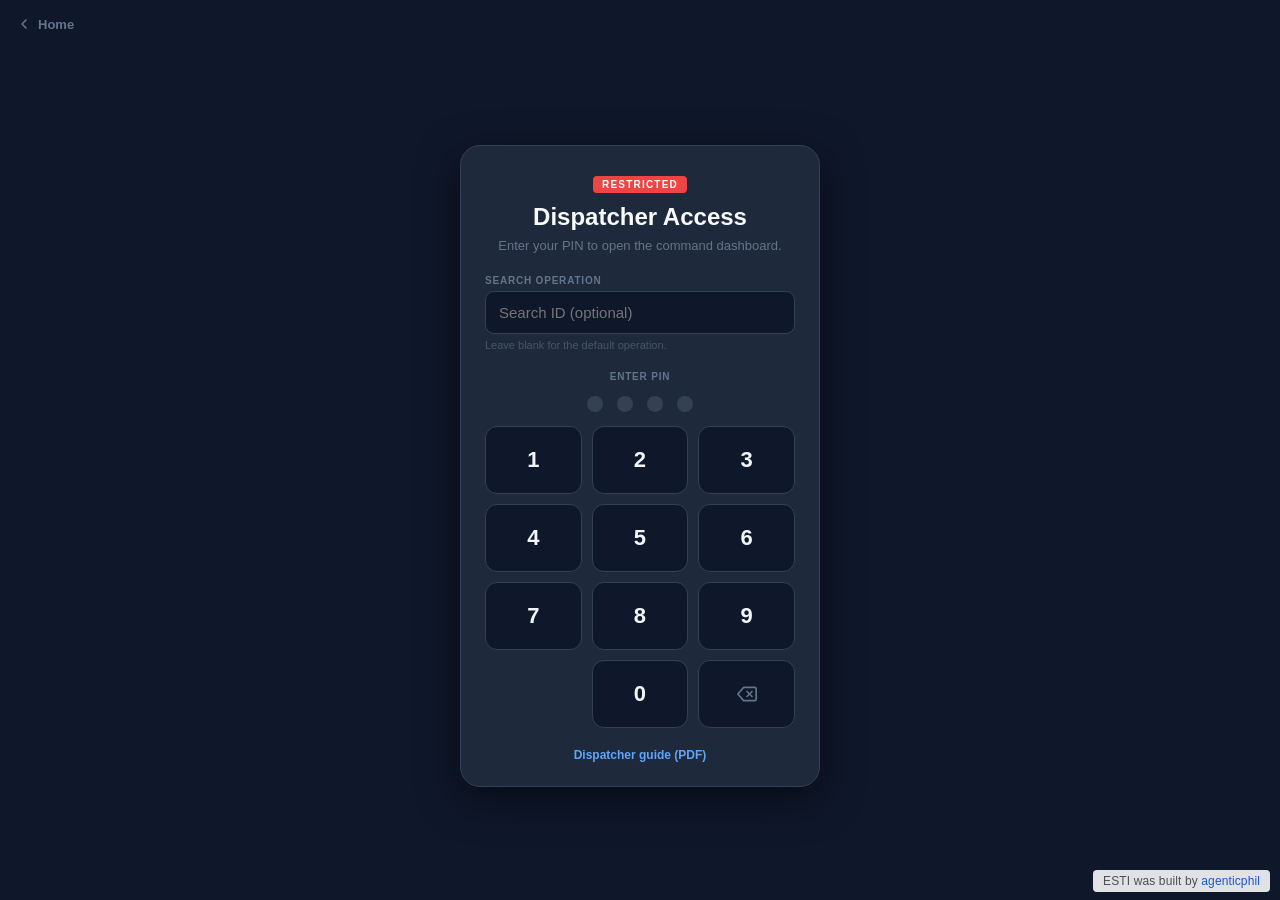
<file: dispatch.html>
<!DOCTYPE html>
<html lang="en">
<head>
  <meta charset="UTF-8" />
  <meta name="viewport" content="width=device-width, initial-scale=1.0" />
  <title>Esti — Dispatcher Access</title>
  <style>
    *, *::before, *::after { box-sizing: border-box; margin: 0; padding: 0; }
    html, body {
      height: 100%;
      font-family: -apple-system, BlinkMacSystemFont, "Segoe UI", sans-serif;
      background: #0f172a; color: #f1f5f9;
    }

    /* ── Back link ── */
    .back-link {
      position: fixed; top: 16px; left: 16px;
      display: flex; align-items: center; gap: 6px;
      font-size: 13px; font-weight: 700; color: #64748b;
      text-decoration: none; cursor: pointer;
      transition: color 0.15s;
    }
    .back-link:hover { color: #94a3b8; }
    .back-link svg { flex-shrink: 0; }

    /* ── Layout ── */
    .page {
      min-height: 100dvh;
      display: flex; flex-direction: column;
      justify-content: center; align-items: center;
      padding: 64px 16px 32px;
    }

    .card {
      width: 100%; max-width: 360px;
      background: #1e293b;
      border-radius: 20px;
      border: 1px solid #334155;
      box-shadow: 0 12px 40px rgba(0,0,0,0.5);
      padding: 28px 24px 24px;
      display: flex; flex-direction: column; gap: 20px;
    }

    /* ── Header ── */
    .card-header { text-align: center; }
    .card-badge {
      display: inline-block; background: #ef4444; color: #fff;
      font-size: 10px; font-weight: 800; text-transform: uppercase;
      letter-spacing: 0.12em; border-radius: 4px; padding: 3px 9px;
      margin-bottom: 10px;
    }
    .card-title { font-size: 24px; font-weight: 900; color: #f8fafc; }
    .card-sub { font-size: 13px; color: #64748b; margin-top: 6px; line-height: 1.45; }

    /* ── Search ID field ── */
    .field { display: flex; flex-direction: column; gap: 5px; }
    .label-text {
      font-size: 10px; font-weight: 700; text-transform: uppercase;
      letter-spacing: 0.08em; color: #64748b;
    }
    .hint { font-size: 11px; color: #475569; }
    input[type="text"] {
      width: 100%; border: 1.5px solid #334155; border-radius: 9px;
      padding: 12px 13px; font-size: 15px;
      color: #f1f5f9; background: #0f172a; outline: none;
      transition: border-color 0.15s;
    }
    input[type="text"]:focus { border-color: #3b82f6; box-shadow: 0 0 0 3px rgba(59,130,246,0.15); }

    /* ── PIN section ── */
    .pin-label {
      font-size: 10px; font-weight: 700; text-transform: uppercase;
      letter-spacing: 0.08em; color: #64748b;
      text-align: center;
    }

    .pin-dots {
      display: flex; justify-content: center; gap: 14px;
      padding: 4px 0;
    }
    .pin-dot {
      width: 16px; height: 16px; border-radius: 50%;
      background: #334155;
      transition: background 0.12s, box-shadow 0.12s;
    }
    .pin-dot.filled { background: #3b82f6; box-shadow: 0 0 0 3px rgba(59,130,246,0.2); }
    .pin-dot.error  { background: #ef4444; box-shadow: 0 0 0 3px rgba(239,68,68,0.2); }
    .pin-dot.success{ background: #16a34a; box-shadow: 0 0 0 3px rgba(22,163,74,0.2); }

    /* ── Numpad ── */
    .numpad {
      display: grid;
      grid-template-columns: repeat(3, 1fr);
      gap: 10px;
    }
    .np-btn {
      height: 68px;
      background: #0f172a;
      border: 1.5px solid #334155;
      border-radius: 12px;
      color: #f1f5f9;
      font-size: 22px;
      font-weight: 700;
      cursor: pointer;
      transition: background 0.1s, border-color 0.1s, transform 0.08s;
      display: flex; align-items: center; justify-content: center;
      -webkit-tap-highlight-color: transparent;
      user-select: none;
    }
    .np-btn:hover  { background: #1e293b; border-color: #3b82f6; }
    .np-btn:active { transform: scale(0.93); background: #253347; }
    .np-btn.del    { font-size: 18px; color: #64748b; }
    .np-btn.empty  { background: transparent; border-color: transparent; cursor: default; }
    .np-btn.empty:hover  { background: transparent; border-color: transparent; }
    .np-btn.empty:active { transform: none; }

    /* ── Shake animation ── */
    @keyframes shake {
      0%,100% { transform: translateX(0); }
      20%     { transform: translateX(-8px); }
      40%     { transform: translateX(8px); }
      60%     { transform: translateX(-6px); }
      80%     { transform: translateX(6px); }
    }
    .shake { animation: shake 0.35s ease; }

    /* ── Error ── */
    .error-msg {
      background: rgba(239,68,68,0.12); color: #fca5a5;
      border: 1px solid rgba(239,68,68,0.3);
      border-radius: 8px; padding: 10px 13px;
      font-size: 13px; font-weight: 600;
      text-align: center; display: none;
    }
    .error-msg.visible { display: block; }

    /* ── Guide link ── */
    .guide-link { text-align: center; font-size: 12px; color: #475569; }
    .guide-link a { color: #60a5fa; text-decoration: none; font-weight: 600; }
    .guide-link a:hover { text-decoration: underline; }
  </style>
</head>
<body>

<a href="/" class="back-link" id="backLink">
  <svg width="16" height="16" viewBox="0 0 24 24" fill="none" stroke="currentColor" stroke-width="2.5" stroke-linecap="round" stroke-linejoin="round" aria-hidden="true"><polyline points="15 18 9 12 15 6"/></svg>
  Home
</a>

<div class="page">
  <div class="card">
    <div class="card-header">
      <span class="card-badge">Restricted</span>
      <div class="card-title">Dispatcher Access</div>
      <div class="card-sub">Enter your PIN to open the command dashboard.</div>
    </div>

    <div class="field">
      <label class="label-text" for="searchId">Search Operation</label>
      <input id="searchId" type="text" autocomplete="off" placeholder="Search ID (optional)" spellcheck="false" />
      <span class="hint">Leave blank for the default operation.</span>
    </div>

    <div style="display:flex;flex-direction:column;gap:10px;">
      <div class="pin-label">Enter PIN</div>
      <div class="pin-dots" id="pinDots" aria-label="PIN entry progress">
        <span class="pin-dot" data-i="0"></span>
        <span class="pin-dot" data-i="1"></span>
        <span class="pin-dot" data-i="2"></span>
        <span class="pin-dot" data-i="3"></span>
      </div>

      <div class="numpad" id="numpad" role="group" aria-label="PIN numpad">
        <button class="np-btn" data-digit="1" type="button">1</button>
        <button class="np-btn" data-digit="2" type="button">2</button>
        <button class="np-btn" data-digit="3" type="button">3</button>
        <button class="np-btn" data-digit="4" type="button">4</button>
        <button class="np-btn" data-digit="5" type="button">5</button>
        <button class="np-btn" data-digit="6" type="button">6</button>
        <button class="np-btn" data-digit="7" type="button">7</button>
        <button class="np-btn" data-digit="8" type="button">8</button>
        <button class="np-btn" data-digit="9" type="button">9</button>
        <button class="np-btn empty" type="button" tabindex="-1" aria-hidden="true"></button>
        <button class="np-btn" data-digit="0" type="button">0</button>
        <button class="np-btn del" id="delBtn" type="button" aria-label="Delete last digit">
          <svg width="20" height="20" viewBox="0 0 24 24" fill="none" stroke="currentColor" stroke-width="2" stroke-linecap="round" stroke-linejoin="round" aria-hidden="true"><path d="M21 4H8l-7 8 7 8h13a2 2 0 0 0 2-2V6a2 2 0 0 0-2-2z"/><line x1="18" y1="9" x2="12" y2="15"/><line x1="12" y1="9" x2="18" y2="15"/></svg>
        </button>
      </div>
    </div>

    <div id="errorMsg" class="error-msg" role="alert"></div>

    <div class="guide-link">
      <a href="/docs/dispatch-guide.pdf" target="_blank">Dispatcher guide (PDF)</a>
    </div>
  </div>
</div>

<script>
(function () {
  const params   = new URLSearchParams(window.location.search);
  const sParam   = params.get("s") || "";
  if (sParam) document.getElementById("searchId").value = sParam;

  // Preserve ?s= in back link
  const backLink = document.getElementById("backLink");
  if (sParam) backLink.href = `/?s=${encodeURIComponent(sParam)}`;

  let pin    = "";
  let busy   = false;
  const PIN_LENGTH = 4;

  const dots   = document.querySelectorAll(".pin-dot");
  const errorEl = document.getElementById("errorMsg");

  function updateDots(state) {
    dots.forEach((d, i) => {
      d.className = "pin-dot";
      if (state === "error")   { d.classList.add("error"); return; }
      if (state === "success") { d.classList.add("success"); return; }
      if (i < pin.length)      d.classList.add("filled");
    });
  }

  function showError(msg) {
    errorEl.textContent = msg;
    errorEl.className = "error-msg visible";
    updateDots("error");
    const dotsEl = document.getElementById("pinDots");
    dotsEl.classList.remove("shake");
    void dotsEl.offsetWidth; // reflow
    dotsEl.classList.add("shake");
    setTimeout(() => {
      pin = "";
      updateDots();
      busy = false;
    }, 600);
  }

  async function submitPin() {
    if (busy) return;
    busy = true;
    errorEl.className = "error-msg";

    const searchId = document.getElementById("searchId").value.trim();

    try {
      const res = await fetch("/api/dispatcher-auth", {
        method: "POST",
        headers: { "Content-Type": "application/json" },
        body: JSON.stringify({ pin }),
        signal: AbortSignal.timeout(8000),
      });
      const data = await res.json();

      if (!res.ok || !data.ok) {
        showError("Incorrect PIN. Try again.");
        return;
      }

      // Correct — store session flags and redirect
      if (data.positionsKey) {
        localStorage.setItem("esti-search-grid-positions-key", data.positionsKey);
      }
      localStorage.setItem("esti-dispatcher-autologin", "1");
      localStorage.setItem("esti-dispatcher-pin-entry", pin);

      updateDots("success");
      const qs = searchId ? `?s=${encodeURIComponent(searchId)}` : "";
      setTimeout(() => { window.location.href = `/dispatch${qs}`; }, 400);

    } catch (err) {
      const isTimeout = err.name === "TimeoutError" || err.name === "AbortError";
      showError(isTimeout
        ? "Cannot reach server. Check your connection."
        : "Verification failed. Check your connection.");
    }
  }

  function pressDigit(d) {
    if (busy || pin.length >= PIN_LENGTH) return;
    pin += d;
    updateDots();
    if (pin.length === PIN_LENGTH) submitPin();
  }

  function pressDelete() {
    if (busy) return;
    pin = pin.slice(0, -1);
    updateDots();
  }

  // Numpad clicks
  document.getElementById("numpad").addEventListener("click", (e) => {
    const btn = e.target.closest("[data-digit]");
    if (btn) pressDigit(btn.dataset.digit);
  });
  document.getElementById("delBtn").addEventListener("click", pressDelete);

  // Physical keyboard support
  document.addEventListener("keydown", (e) => {
    if (e.key >= "0" && e.key <= "9") { pressDigit(e.key); return; }
    if (e.key === "Backspace" || e.key === "Delete") pressDelete();
  });
})();
</script>
<span style="position:fixed;bottom:8px;right:10px;font-size:12px;font-family:-apple-system,BlinkMacSystemFont,'Segoe UI',sans-serif;color:rgba(0,0,0,0.65);z-index:9999;background:rgba(255,255,255,0.88);padding:4px 10px;border-radius:4px;backdrop-filter:blur(4px);letter-spacing:0.01em;">ESTI was built by <a href="https://pkdma.com" target="_blank" rel="noopener" style="color:#1558d6;text-decoration:none;" onmouseover="this.style.textDecoration='underline'" onmouseout="this.style.textDecoration='none'">agenticphil</a></span>
</body>
</html>
</file>
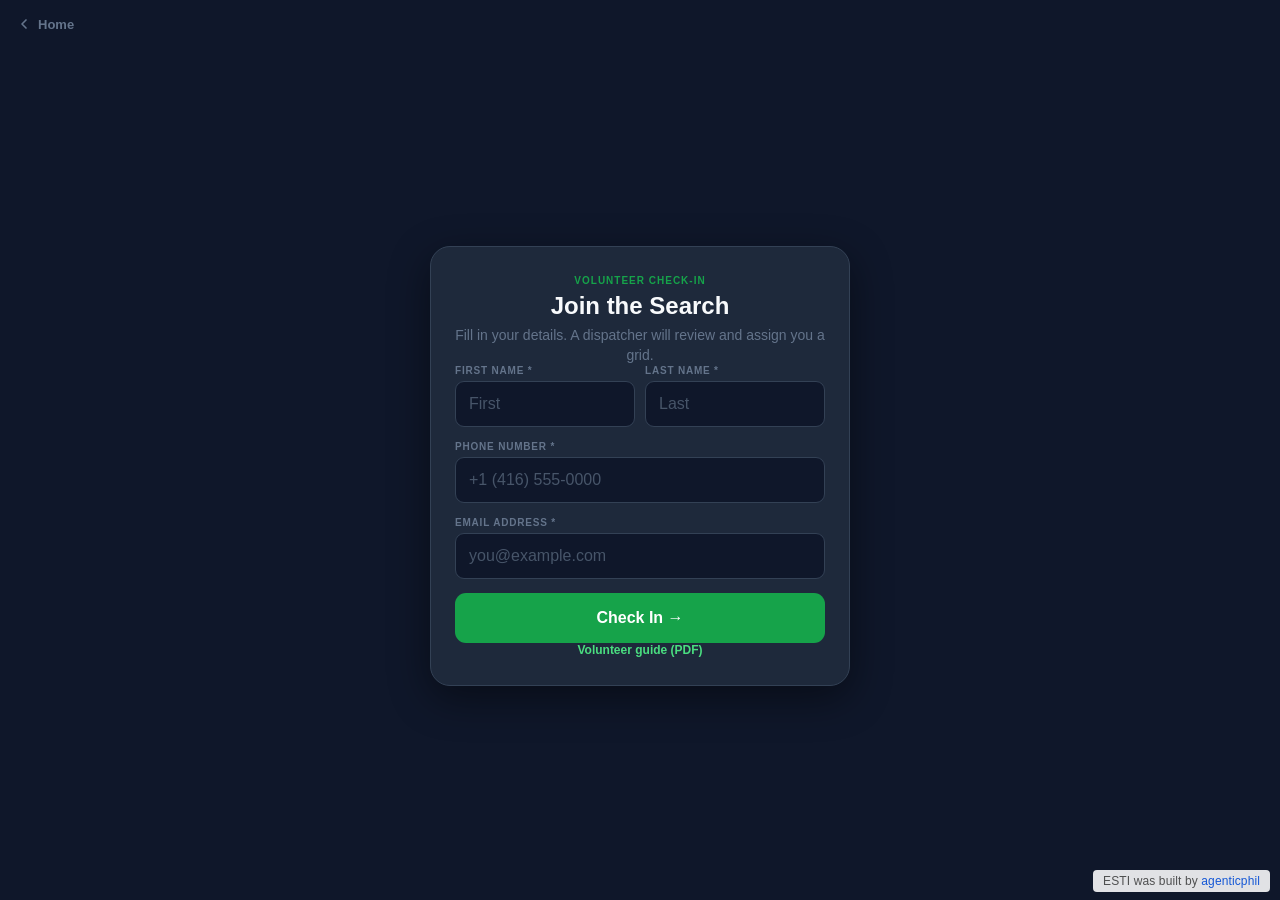
<file: intake.html>
<!DOCTYPE html>
<html lang="en">
<head>
  <meta charset="UTF-8" />
  <meta name="viewport" content="width=device-width, initial-scale=1.0, maximum-scale=1.0, user-scalable=no" />
  <title>Esti — Volunteer Check-In</title>
  <style>
    *, *::before, *::after { box-sizing: border-box; margin: 0; padding: 0; }
    html, body {
      height: 100%;
      font-family: -apple-system, BlinkMacSystemFont, "Segoe UI", sans-serif;
      background: #0f172a; color: #f1f5f9;
    }

    /* ── Back link ── */
    .back-link {
      position: fixed; top: 16px; left: 16px;
      display: flex; align-items: center; gap: 6px;
      font-size: 13px; font-weight: 700; color: #64748b;
      text-decoration: none; transition: color 0.15s;
    }
    .back-link:hover { color: #94a3b8; }

    /* ── Layout ── */
    .page {
      min-height: 100dvh;
      display: flex; flex-direction: column;
      justify-content: center; align-items: center;
      padding: 64px 20px 32px;
    }

    .card {
      width: 100%; max-width: 420px;
      background: #1e293b;
      border-radius: 20px;
      border: 1px solid #334155;
      box-shadow: 0 12px 40px rgba(0,0,0,0.45);
      padding: 28px 24px;
      display: flex; flex-direction: column; gap: 20px;
    }

    /* ── Header ── */
    .card-header { text-align: center; }
    .card-eyebrow {
      font-size: 10px; font-weight: 700; text-transform: uppercase;
      letter-spacing: 0.1em; color: #16a34a; margin-bottom: 6px;
    }
    .card-title { font-size: 24px; font-weight: 900; color: #f8fafc; }
    .card-sub { font-size: 14px; color: #64748b; margin-top: 5px; line-height: 1.45; }

    /* ── Form ── */
    .form-grid { display: flex; flex-direction: column; gap: 14px; }
    .field-row { display: grid; grid-template-columns: 1fr 1fr; gap: 10px; }
    label { display: flex; flex-direction: column; gap: 5px; }
    .label-text {
      font-size: 10px; font-weight: 700; text-transform: uppercase;
      letter-spacing: 0.08em; color: #64748b;
    }
    input {
      width: 100%; border: 1.5px solid #334155; border-radius: 9px;
      padding: 13px 13px; font-size: 16px; color: #f1f5f9;
      background: #0f172a; outline: none;
      transition: border-color 0.15s;
      -webkit-appearance: none;
    }
    input::placeholder { color: #475569; }
    input:focus { border-color: #16a34a; box-shadow: 0 0 0 3px rgba(22,163,74,0.15); }

    .submit-btn {
      width: 100%; padding: 16px; background: #16a34a; color: #fff;
      border: none; border-radius: 11px; font-size: 16px; font-weight: 700;
      cursor: pointer; transition: background 0.15s;
      -webkit-tap-highlight-color: transparent;
    }
    .submit-btn:hover { background: #15803d; }
    .submit-btn:disabled { background: #0f4c2a; color: #4ade80; cursor: not-allowed; }

    /* ── Error ── */
    .error-msg {
      background: rgba(239,68,68,0.12); color: #fca5a5;
      border: 1px solid rgba(239,68,68,0.3);
      border-radius: 8px; padding: 10px 13px;
      font-size: 13px; font-weight: 600; display: none;
    }
    .error-msg.visible { display: block; }

    /* ── Confirm / Awaiting assignment state ── */
    .confirm-state { display: none; text-align: center; }
    .confirm-state.visible { display: flex; flex-direction: column; gap: 16px; }

    .confirm-icon { display: flex; justify-content: center; }

    .confirm-title { font-size: 22px; font-weight: 800; color: #f8fafc; }
    .confirm-sub   { font-size: 14px; color: #64748b; line-height: 1.5; }

    .waiting-block {
      display: flex; flex-direction: column; gap: 8px;
      background: #0f172a; border: 1px solid #334155;
      border-radius: 12px; padding: 16px;
    }
    .waiting-label {
      font-size: 11px; font-weight: 700; text-transform: uppercase;
      letter-spacing: 0.08em; color: #64748b;
    }
    .waiting-status {
      font-size: 14px; color: #94a3b8;
      display: flex; align-items: center; gap: 8px;
    }
    .spinner {
      width: 14px; height: 14px; border-radius: 50%;
      border: 2px solid #334155; border-top-color: #16a34a;
      animation: spin 0.8s linear infinite; flex-shrink: 0;
    }
    @keyframes spin { to { transform: rotate(360deg); } }

    .assigned-cell-badge {
      display: inline-block;
      background: #16a34a; color: #fff;
      font-size: 18px; font-weight: 900;
      border-radius: 10px; padding: 8px 20px;
      letter-spacing: 0.06em;
    }

    .open-map-btn {
      display: block; width: 100%; padding: 16px;
      background: #16a34a; color: #fff;
      border: none; border-radius: 11px;
      font-size: 16px; font-weight: 700;
      text-decoration: none; text-align: center;
      transition: background 0.15s;
      -webkit-tap-highlight-color: transparent;
    }
    .open-map-btn:hover { background: #15803d; }

    /* ── Guide ── */
    .guide-link { text-align: center; font-size: 12px; color: #475569; }
    .guide-link a { color: #4ade80; text-decoration: none; font-weight: 600; }
    .guide-link a:hover { text-decoration: underline; }

    /* ── Per-field validation ── */
    .field-error {
      font-size: 11px; font-weight: 600; color: #fca5a5;
      margin-top: 4px; display: none;
    }
    .field-error.visible { display: block; }
    input.invalid { border-color: #ef4444 !important; }
    input.valid { border-color: #16a34a !important; }
  </style>
</head>
<body>

<a href="/" class="back-link" id="backLink">
  <svg width="16" height="16" viewBox="0 0 24 24" fill="none" stroke="currentColor" stroke-width="2.5" stroke-linecap="round" stroke-linejoin="round" aria-hidden="true"><polyline points="15 18 9 12 15 6"/></svg>
  Home
</a>

<div class="page">
  <div class="card" id="card">

    <!-- Form state -->
    <div id="formState">
      <div class="card-header">
        <div class="card-eyebrow">Volunteer Check-In</div>
        <div class="card-title">Join the Search</div>
        <div class="card-sub">Fill in your details. A dispatcher will review and assign you a grid.</div>
      </div>

      <form id="intakeForm" class="form-grid" novalidate>
        <div class="field-row">
          <label>
            <span class="label-text">First name *</span>
            <input id="firstName" type="text" autocomplete="given-name" placeholder="First" required />
            <span class="field-error" id="firstNameError"></span>
          </label>
          <label>
            <span class="label-text">Last name *</span>
            <input id="lastName" type="text" autocomplete="family-name" placeholder="Last" required />
            <span class="field-error" id="lastNameError"></span>
          </label>
        </div>
        <label>
          <span class="label-text">Phone number *</span>
          <input id="phone" type="tel" autocomplete="tel" inputmode="tel" placeholder="+1 (416) 555-0000" required />
          <span class="field-error" id="phoneError"></span>
        </label>
        <label>
          <span class="label-text">Email address *</span>
          <input id="email" type="email" autocomplete="email" inputmode="email" placeholder="you@example.com" required />
          <span class="field-error" id="emailError"></span>
        </label>
        <div id="errorMsg" class="error-msg" role="alert"></div>
        <button type="submit" class="submit-btn" id="submitBtn">Check In &rarr;</button>
      </form>

      <div class="guide-link">
        <a href="/docs/volunteer-guide.pdf" target="_blank">Volunteer guide (PDF)</a>
      </div>
    </div>

    <!-- Awaiting assignment state -->
    <div id="confirmState" class="confirm-state">
      <div class="confirm-icon">
        <svg width="52" height="52" viewBox="0 0 24 24" fill="none" stroke="#16a34a" stroke-width="2.5" stroke-linecap="round" stroke-linejoin="round" aria-hidden="true">
          <circle cx="12" cy="12" r="10"/>
          <polyline points="8 12 11 15 16 9"/>
        </svg>
      </div>
      <div class="confirm-title" id="confirmTitle">You're in!</div>
      <div class="confirm-sub">Your details have been sent to the dispatcher. Stand by for your grid assignment.</div>

      <div class="waiting-block" id="waitingBlock">
        <div class="waiting-label">Assignment</div>
        <div class="waiting-status" id="waitingStatus">
          <span class="spinner"></span>
          <span>Waiting for dispatcher… You'll be sent to your map automatically when assigned.</span>
        </div>
      </div>

      <div id="assignedBlock" style="display:none;flex-direction:column;gap:12px;">
        <div class="confirm-sub" style="font-weight:700;color:#f1f5f9;">You've been assigned — opening your map…</div>
        <div><span class="assigned-cell-badge" id="assignedCellBadge">—</span></div>
        <a id="openMapBtn" href="#" class="open-map-btn">Open My Map &rarr;</a>
      </div>

      <div class="guide-link">
        <a href="/docs/volunteer-guide.pdf" target="_blank">Volunteer guide (PDF)</a>
      </div>
    </div>

  </div>
</div>

<script>
(function () {
  const BASE     = window.location.origin;
  const params   = new URLSearchParams(window.location.search);
  const searchId = params.get("s") || "default";

  // Propagate ?s= in back link
  const backLink = document.getElementById("backLink");
  if (params.get("s")) backLink.href = `/?s=${encodeURIComponent(params.get("s"))}`;

  // ── Check if returning volunteer already has a token ──
  const storedToken = localStorage.getItem("esti-volunteer-token");
  const storedId    = localStorage.getItem("esti-volunteer-id");
  if (storedToken && storedId) {
    document.getElementById("formState").style.display = "none";
    document.getElementById("confirmState").classList.add("visible");
    const storedName = localStorage.getItem("esti-volunteer-name") || "you";
    document.getElementById("confirmTitle").textContent = `Welcome back, ${storedName.split(" ")[0]}!`;
    startPolling(storedToken, storedId);
  }

  // ── Validation helpers ──
  function validateName(value, errorId) {
    const el = document.getElementById(errorId);
    const inp = errorId === "firstNameError"
      ? document.getElementById("firstName")
      : document.getElementById("lastName");
    const v = value.trim();
    let msg = "";
    if (!v) {
      msg = "This field is required.";
    } else if (v.length < 2) {
      msg = "Must be at least 2 characters.";
    } else if (!/[a-zA-Z]{2,}/.test(v)) {
      msg = "Must contain at least 2 letters.";
    } else if (/[^a-zA-Z\s'\-]/.test(v)) {
      msg = "Only letters, spaces, hyphens, and apostrophes allowed.";
    } else if (/^(.)\1{2,}$/.test(v.replace(/\s/g, ""))) {
      msg = "Please enter a real name.";
    }
    el.textContent = msg;
    el.className = "field-error" + (msg ? " visible" : "");
    inp.className = msg ? "invalid" : "valid";
    return !msg;
  }

  function validatePhone(value, errorId) {
    const el = document.getElementById(errorId);
    const inp = document.getElementById("phone");
    const v = value.trim();
    const digits = v.replace(/\D/g, "");
    let msg = "";
    if (!v) {
      msg = "Phone number is required.";
    } else if (digits.length < 10) {
      msg = "Enter a valid phone number (at least 10 digits).";
    } else if (digits.length > 15) {
      msg = "Phone number is too long.";
    } else if (!/^\+?[\d\s\-().#]{7,}$/.test(v)) {
      msg = "Invalid characters in phone number.";
    }
    el.textContent = msg;
    el.className = "field-error" + (msg ? " visible" : "");
    inp.className = msg ? "invalid" : "valid";
    return !msg;
  }

  function validateEmail(value, errorId) {
    const el = document.getElementById(errorId);
    const inp = document.getElementById("email");
    const v = value.trim();
    let msg = "";
    if (!v) {
      msg = "Email address is required.";
    } else if (!/^[^\s@]+@[^\s@]+\.[^\s@]{2,}$/.test(v)) {
      msg = "Enter a valid email address.";
    }
    el.textContent = msg;
    el.className = "field-error" + (msg ? " visible" : "");
    inp.className = msg ? "invalid" : "valid";
    return !msg;
  }

  // Validate on blur
  document.getElementById("firstName").addEventListener("blur", (e) => validateName(e.target.value, "firstNameError"));
  document.getElementById("lastName").addEventListener("blur", (e) => validateName(e.target.value, "lastNameError"));
  document.getElementById("phone").addEventListener("blur", (e) => validatePhone(e.target.value, "phoneError"));
  document.getElementById("email").addEventListener("blur", (e) => validateEmail(e.target.value, "emailError"));

  // ── Form submit ──
  document.getElementById("intakeForm").addEventListener("submit", async (e) => {
    e.preventDefault();
    const firstName = document.getElementById("firstName").value.trim();
    const lastName  = document.getElementById("lastName").value.trim();
    const phone     = document.getElementById("phone").value.trim();
    const email     = document.getElementById("email").value.trim();
    const errorEl   = document.getElementById("errorMsg");
    const btn       = document.getElementById("submitBtn");

    errorEl.className = "error-msg";

    const ok = [
      validateName(firstName, "firstNameError"),
      validateName(lastName, "lastNameError"),
      validatePhone(phone, "phoneError"),
      validateEmail(email, "emailError"),
    ].every(Boolean);

    if (!ok) {
      errorEl.textContent = "Please fix the errors above before checking in.";
      errorEl.className = "error-msg visible";
      return;
    }

    btn.disabled = true;
    btn.textContent = "Checking in…";

    try {
      const res = await fetch(`${BASE}/api/intake`, {
        method: "POST",
        headers: { "Content-Type": "application/json" },
        body: JSON.stringify({ firstName, lastName, phone, email, searchId }),
      });
      const data = await res.json();
      if (!res.ok || !data.ok) throw new Error(data.error || "Server error");

      // Persist identity for polling and returning-user shortcut
      const fullName = `${firstName} ${lastName}`.trim();
      localStorage.setItem("esti-volunteer-id",    data.volunteerId);
      localStorage.setItem("esti-volunteer-token",  data.token);
      localStorage.setItem("esti-volunteer-name",   fullName);

      showConfirm(firstName, data.token, data.volunteerId);
    } catch (err) {
      errorEl.textContent = err.message || "Could not check in. Check your connection and try again.";
      errorEl.className = "error-msg visible";
      btn.disabled = false;
      btn.textContent = "Check In →";
    }
  });

  function showConfirm(firstName, token, volunteerId) {
    document.getElementById("formState").style.display = "none";
    const confirm = document.getElementById("confirmState");
    confirm.classList.add("visible");
    document.getElementById("confirmTitle").textContent = `You're in, ${escHtml(firstName)}!`;
    startPolling(token, volunteerId);
  }

  let pollTimer = null;

  function startPolling(token, volunteerId) {
    clearInterval(pollTimer);
    checkAssignment(token, volunteerId);
    pollTimer = setInterval(() => checkAssignment(token, volunteerId), 10000);
  }

  async function checkAssignment(token, volunteerId) {
    try {
      const s = searchId !== "default" ? `&s=${encodeURIComponent(searchId)}` : "";
      const res = await fetch(`${BASE}/api/intake?token=${encodeURIComponent(token)}${s}`, {
        signal: AbortSignal.timeout(6000),
      });
      if (!res.ok) return;
      const data = await res.json();
      if (data.assigned && data.cellId) {
        clearInterval(pollTimer);
        showAssigned(token, data.cellId, searchId);
      }
    } catch { /* silent — keep polling */ }
  }

  function showAssigned(token, cellId, sid) {
    const mapUrl = `/v/${encodeURIComponent(token)}?s=${encodeURIComponent(sid)}`;
    document.getElementById("waitingBlock").style.display = "none";
    const assignedBlock = document.getElementById("assignedBlock");
    assignedBlock.style.display = "flex";
    document.getElementById("assignedCellBadge").textContent = `Grid ${cellId}`;
    document.getElementById("openMapBtn").href = mapUrl;
    // Auto-redirect after 2.5 s so the volunteer sees their assignment before being taken to the map.
    setTimeout(() => { window.location.href = mapUrl; }, 2500);
  }

  function escHtml(s) {
    return String(s)
      .replace(/&/g,"&amp;").replace(/</g,"&lt;")
      .replace(/>/g,"&gt;").replace(/"/g,"&quot;");
  }
})();
</script>
<span style="position:fixed;bottom:8px;right:10px;font-size:12px;font-family:-apple-system,BlinkMacSystemFont,'Segoe UI',sans-serif;color:rgba(0,0,0,0.65);z-index:9999;background:rgba(255,255,255,0.88);padding:4px 10px;border-radius:4px;backdrop-filter:blur(4px);letter-spacing:0.01em;">ESTI was built by <a href="https://pkdma.com" target="_blank" rel="noopener" style="color:#1558d6;text-decoration:none;" onmouseover="this.style.textDecoration='underline'" onmouseout="this.style.textDecoration='none'">agenticphil</a></span>
</body>
</html>
</file>
